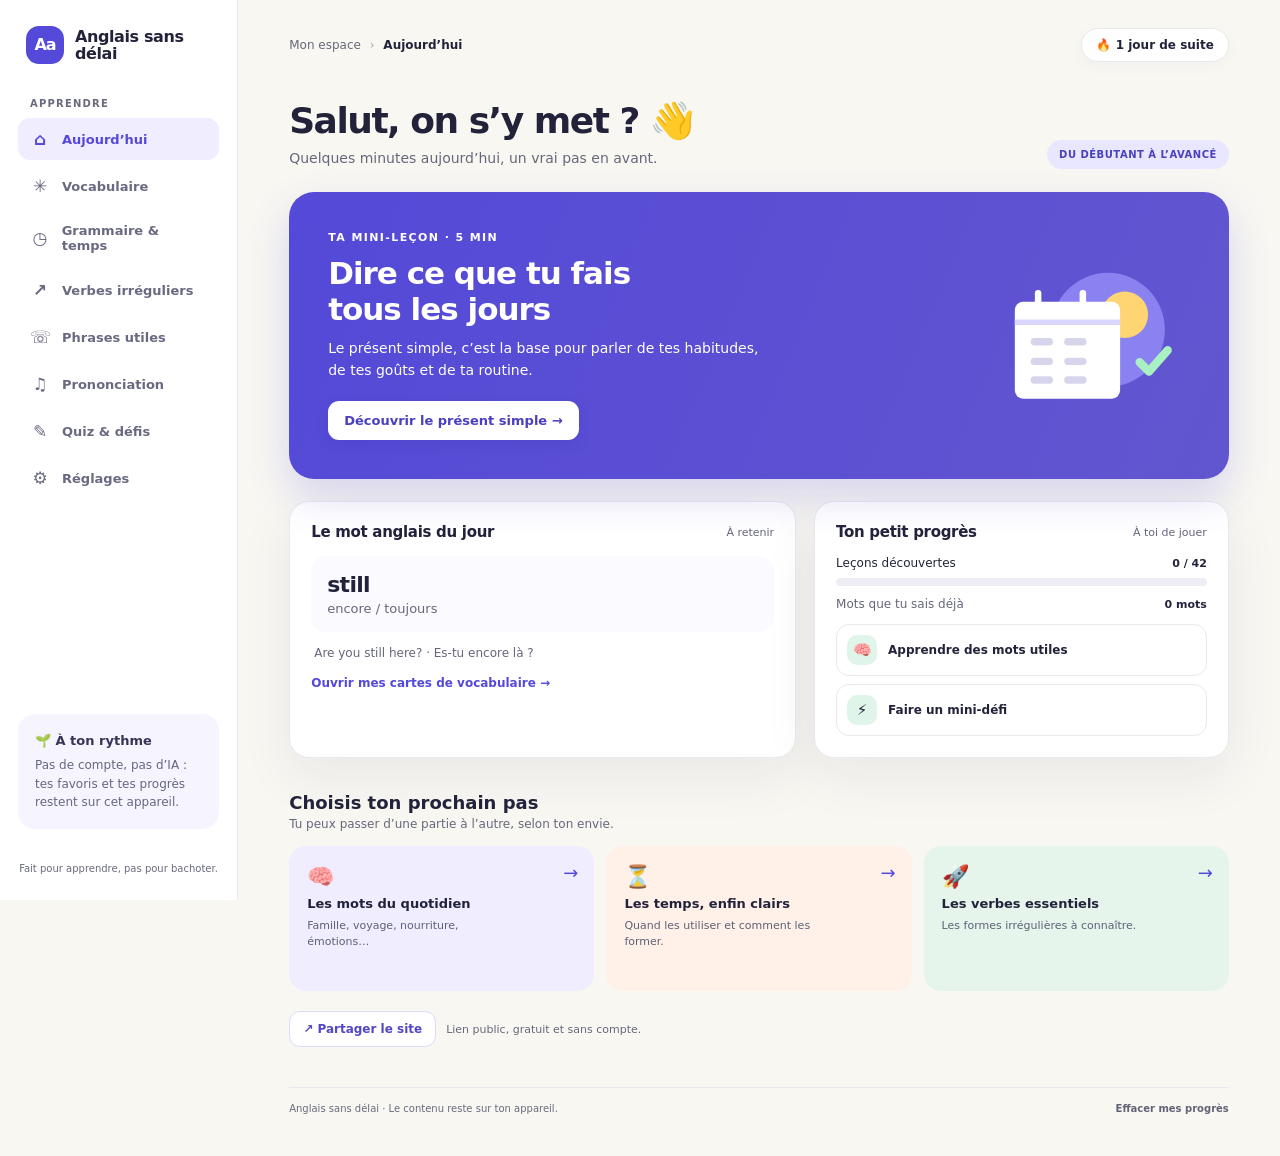
<file: index.html>
<!doctype html>
<html lang="fr">
<head>
  <meta charset="utf-8">
  <meta name="viewport" content="width=device-width,initial-scale=1">
  <meta id="themeColor" name="theme-color" content="#f8f7f2">
  <meta name="description" content="Un cours interactif d’anglais du débutant à l’avancé : vocabulaire, 12 formes de temps, conjugaison des verbes, phrases utiles, prononciation et quiz, sans compte ni IA." />
  <meta property="og:title" content="Anglais sans délai — le cours interactif complet" />
  <meta property="og:description" content="Vocabulaire, grammaire, conjugaison dans les 12 formes, phrases et prononciation. Gratuit, sans compte, utilisable à son rythme." />
  <meta property="og:type" content="website" />
  <title>Anglais sans délai — apprendre vite, retenir longtemps</title>
  <link rel="icon" type="image/svg+xml" href="data:image/svg+xml,%3Csvg xmlns='http://www.w3.org/2000/svg' viewBox='0 0 64 64'%3E%3Crect width='64' height='64' rx='18' fill='%235449d8'/%3E%3Cpath d='M15 22h34M15 32h25M15 42h30' stroke='%23fff' stroke-width='5' stroke-linecap='round'/%3E%3C/svg%3E">
  <link rel="stylesheet" href="style.css">
  <script defer src="app.js"></script>
  <script defer src="advanced.js"></script>
</head>
<body>
<div class="app">
  <aside class="side">
    <a class="brand" href="#home" aria-label="Anglais sans délai, accueil"><span class="brand-icon">Aa</span><span>Anglais sans<br>délai</span></a>
    <div><div class="nav-label">APPRENDRE</div><nav class="nav" aria-label="Sections du cours" id="sideNav">
      <button class="active" data-view="home"><span class="ico">⌂</span>Aujourd’hui</button>
      <button data-view="words"><span class="ico">✳</span>Vocabulaire</button>
      <button data-view="grammar"><span class="ico">◷</span>Grammaire & temps</button>
      <button data-view="verbs"><span class="ico">↗</span>Verbes irréguliers</button>
      <button data-view="speak"><span class="ico">☏</span>Phrases utiles</button>
      <button data-view="sounds"><span class="ico">♫</span>Prononciation</button>
      <button data-view="quiz"><span class="ico">✎</span>Quiz & défis</button>
      <button data-view="settings"><span class="ico">⚙</span>Réglages</button>
    </nav></div>
    <div class="side-note"><strong>🌱 À ton rythme</strong>Pas de compte, pas d’IA : tes favoris et tes progrès restent sur cet appareil.</div>
    <div class="side-foot">Fait pour apprendre, pas pour bachoter.</div>
  </aside>
  <main class="main">
    <div class="top"><div class="crumb">Mon espace <span>›</span> <b id="crumb">Aujourd’hui</b></div><div class="streak"><span>🔥</span><b id="streak">1 jour de suite</b></div></div>
    <section class="view active" id="view-home" aria-labelledby="homeTitle">
      <span id="home" class="home-anchor" aria-hidden="true"></span>
      <div class="greet"><div><h1 id="homeTitle">Salut, on s’y met ? 👋</h1><p>Quelques minutes aujourd’hui, un vrai pas en avant.</p></div><div class="level">DU DÉBUTANT À L’AVANCÉ</div></div>
      <article class="hero"><div class="hero-copy"><div class="eyebrow">TA MINI-LEÇON · 5 MIN</div><h2>Dire ce que tu fais<br>tous les jours</h2><p>Le présent simple, c’est la base pour parler de tes habitudes, de tes goûts et de ta routine.</p><button class="primary" data-go="grammar">Découvrir le présent simple <span>→</span></button></div>
        <svg class="art" viewBox="0 0 220 170" role="img" aria-label="Illustration d’un calendrier et d’un soleil"><circle cx="132" cy="78" r="61" fill="#8b82f2"/><circle cx="150" cy="62" r="25" fill="#ffd574"/><path d="M41 48h95a9 9 0 0 1 9 9v86a9 9 0 0 1-9 9H41a9 9 0 0 1-9-9V57a9 9 0 0 1 9-9Z" fill="#fff"/><path d="M32 70h113" stroke="#d9d7fc" stroke-width="6"/><path d="M57 39v18m48-18v18" stroke="#fff" stroke-width="7" stroke-linecap="round"/><path d="M53 91h16m20 0h16m-52 21h16m20 0h16m-52 20h16m20 0h16" stroke="#d7d5eb" stroke-width="8" stroke-linecap="round"/><path d="m166 113 10 10 20-23" fill="none" stroke="#a9f0c2" stroke-width="9" stroke-linecap="round" stroke-linejoin="round"/></svg>
      </article>
      <div class="home-grid">
        <section class="panel"><div class="panel-title"><h3>Le mot anglais du jour</h3><span class="tiny" id="wordOfDayCount">À retenir</span></div><div class="word"><div><div class="word-en" id="wordOfDay">actually</div><div class="word-fr" id="wordOfDayFr">en fait · à vrai dire</div></div></div><p class="example" id="wordOfDayExample">“I thought it was hard. <em>Actually</em>, it’s quite easy!”<br>Je pensais que c’était difficile. En fait, c’est assez facile !</p><button class="text-link" data-go="words">Ouvrir mes cartes de vocabulaire →</button></section>
        <section class="panel"><div class="panel-title"><h3>Ton petit progrès</h3><span class="tiny" id="progressMood">À toi de jouer</span></div><div class="progress-row"><span>Leçons découvertes</span><b id="progressText">0 / 42</b></div><div class="bar"><i id="progressBar"></i></div><div class="progress-row secondary-row"><span>Mots que tu sais déjà</span><b id="knownText">0</b></div><div class="quick"><button data-go="words"><span class="qico">🧠</span>Apprendre des mots utiles</button><button data-go="quiz"><span class="qico">⚡</span>Faire un mini-défi</button></div></section>
      </div>
      <section class="section-block"><div class="section-heading"><div><h2>Choisis ton prochain pas</h2><p>Tu peux passer d’une partie à l’autre, selon ton envie.</p></div></div><div class="path-grid">
        <button class="path-card lavender" data-go="words"><span class="path-emoji">🧠</span><strong>Les mots du quotidien</strong><small>Famille, voyage, nourriture, émotions…</small><span class="card-arrow">→</span></button>
        <button class="path-card peach" data-go="grammar"><span class="path-emoji">⏳</span><strong>Les temps, enfin clairs</strong><small>Quand les utiliser et comment les former.</small><span class="card-arrow">→</span></button>
        <button class="path-card mint" data-go="verbs"><span class="path-emoji">🚀</span><strong>Les verbes essentiels</strong><small>Les formes irrégulières à connaître.</small><span class="card-arrow">→</span></button>
      </div></section>
      <div class="home-share"><button id="shareSite" type="button">↗ Partager le site</button><small>Lien public, gratuit et sans compte.</small></div>
    </section>
    <section class="view" id="view-words" aria-labelledby="wordsTitle"><div class="greet"><div><div class="eyebrow dark-eyebrow">BANQUE DE MOTS</div><h1 id="wordsTitle">Du vocabulaire qui sert 🧠</h1><p>Lis l’anglais, essaie de deviner, puis retourne la carte.</p></div><div class="level" id="wordsKnownBadge">0 mots retenus</div></div><div class="panel word-work"><div class="toolbar"><label class="search"><span>⌕</span><input id="wordSearch" type="search" placeholder="Chercher un mot ou sa traduction…" aria-label="Chercher un mot"></label><label class="select-wrap"><span class="sr-only">Catégorie</span><select id="wordTopic"></select></label></div><div class="word-layout"><div class="flashcard" id="flashcard" aria-live="polite"></div><div class="word-list-wrap"><div class="list-heading"><strong>Dans cette catégorie</strong><span class="tiny" id="wordListCount"></span></div><div class="word-list" id="wordList"></div></div></div></div><p class="hint-line">💡 Astuce : invente une mini-scène avec le mot. Un contexte amusant aide souvent à mieux le retrouver.</p></section>
    <section class="view" id="view-grammar" aria-labelledby="grammarTitle"><div class="greet"><div><div class="eyebrow dark-eyebrow">LES REPÈRES POUR FAIRE DES PHRASES</div><h1 id="grammarTitle">La grammaire sans brouillard ◷</h1><p>Les douze formes de référence, puis les autres règles pour construire des phrases.</p></div></div><div class="tense-roadmap"><div class="roadmap-heading"><div><h2>Les 12 formes à maîtriser</h2><p>Choisis une carte pour voir sa construction, ses usages et des exemples.</p></div><span>PRÉSENT · PASSÉ · FUTUR</span></div><div class="tense-grid" id="tenseGrid"></div></div><div class="topic-pills" id="grammarTopics"></div><div class="grammar-layout"><div class="lesson-list" id="grammarList"></div><article class="panel lesson-detail" id="grammarDetail"></article></div><div class="source-note">Point de précision : les « 12 temps » sont un classement pédagogique de trois repères temporels et quatre aspects. En grammaire, certaines références distinguent le présent et le passé comme temps grammaticaux; les formes en will sont construites avec un auxiliaire. Les formes du futur dépendent du sens. Sources : <a href="https://learnenglish.britishcouncil.org/free-resources/grammar/english-grammar-reference/present-tense" target="_blank" rel="noreferrer">présent</a> · <a href="https://learnenglish.britishcouncil.org/free-resources/grammar/english-grammar-reference/past-tense" target="_blank" rel="noreferrer">passé</a> · <a href="https://learnenglish.britishcouncil.org/free-resources/grammar/english-grammar-reference/talking-about-future" target="_blank" rel="noreferrer">futur</a> · <a href="https://learnenglish.britishcouncil.org/free-resources/grammar/english-grammar-reference/present-perfect" target="_blank" rel="noreferrer">present perfect</a> · <a href="https://learnenglish.britishcouncil.org/free-resources/grammar/b1-b2/future-continuous-future-perfect" target="_blank" rel="noreferrer">future continuous / perfect</a> · <a href="https://dictionary.cambridge.org/grammar/british-grammar/plurals" target="_blank" rel="noreferrer">doublement des consonnes</a> ↗</div></section>
    <section class="view" id="view-verbs" aria-labelledby="verbsTitle"><div class="greet"><div><div class="eyebrow dark-eyebrow">FORMES · SENS · CONJUGAISON</div><h1 id="verbsTitle">Les verbes, sous toutes leurs formes ↗</h1><p>Retrouve les verbes irréguliers et conjugue un verbe dans les douze formes.</p></div></div><form class="verb-lab panel" id="conjugatorForm"><div class="lab-heading"><div><div class="eyebrow dark-eyebrow">CONJUGATEUR INTERACTIF</div><h2>Un verbe, tous les temps</h2><p>Essaie <em>work</em>, <em>go</em> ou <em>be</em>. Pour personnaliser un verbe, saisis ensemble son prétérit et son participe passé.</p></div><span class="lab-badge">12 FORMES · 6 PERSONNES</span></div><div class="conjugator-fields"><label>Verbe à la base<input id="conjugatorBase" value="go" placeholder="ex. to learn" autocomplete="off" required></label><label>Prétérit si irrégulier <small>(facultatif)</small><input id="conjugatorPast" placeholder="ex. went" autocomplete="off"></label><label>Participe passé si irrégulier <small>(facultatif)</small><input id="conjugatorPart" placeholder="ex. gone" autocomplete="off"></label><label>Forme à afficher<select id="conjugatorTense"></select></label></div><div class="conjugator-actions"><button class="start-quiz" type="submit">Conjuguer →</button><span class="tiny" id="conjugatorStatus" role="status" aria-live="polite"></span></div><div class="conjugator-results" id="conjugatorResults" aria-live="polite"></div><p class="lab-note">Les verbes réguliers suivent les règles en -ed et -ing. Le tableau fournit les formes irrégulières connues; si tu les personnalises ou si le verbe manque, saisis toujours le prétérit et le participe passé ensemble.</p></form><div class="panel"><div class="toolbar"><label class="search"><span>⌕</span><input id="verbSearch" type="search" placeholder="Chercher un verbe ou son sens…" aria-label="Chercher un verbe"></label><label class="select-wrap"><span class="sr-only">Famille</span><select id="verbGroup"></select></label></div><div class="table-wrap"><table><thead><tr><th>Base</th><th>Past simple</th><th>Past participle</th><th>Sens</th><th></th></tr></thead><tbody id="verbRows"></tbody></table></div><div class="table-foot" id="verbCount"></div><div class="source-note">Les verbes irréguliers les plus fréquents et les variantes sont à vérifier selon le sens et la variété d’anglais. <a href="https://learnenglish.britishcouncil.org/free-resources/grammar/english-grammar-reference/irregular-verbs" target="_blank" rel="noreferrer">Référence du British Council ↗</a></div></div><div class="tip-card"><span>🧩</span><div><b>Une idée pour les retenir</b><p>Regroupe les formes qui se ressemblent : <em>sing–sang–sung</em>, <em>drink–drank–drunk</em>, <em>begin–began–begun</em>. Le rythme aide la mémoire.</p></div></div></section>
    <section class="view" id="view-speak" aria-labelledby="speakTitle"><div class="greet"><div><div class="eyebrow dark-eyebrow">DES MOTS POUR LA VRAIE VIE</div><h1 id="speakTitle">Trouver ses mots, situation par situation ☏</h1><p>Des expressions naturelles, avec leur traduction et une façon de les prononcer.</p></div></div><div class="toolbar"><label class="search"><span>⌕</span><input id="phraseSearch" type="search" placeholder="Chercher une phrase…" aria-label="Chercher une phrase"></label><label class="select-wrap"><span class="sr-only">Situation</span><select id="phraseTopic"></select></label><button id="showSavedPhrases" class="favorite-filter" type="button" aria-pressed="false">♡ Mes favoris · 0</button></div><div class="phrase-grid" id="phraseGrid"></div></section>
    <section class="view" id="view-sounds" aria-labelledby="soundsTitle"><div class="greet"><div><div class="eyebrow dark-eyebrow">OBSERVER · ARTICULER · S’ENTRAÎNER</div><h1 id="soundsTitle">Rendre les sons moins intimidants ♫</h1><p>Des repères écrits pour comprendre les sons anglais et t’entraîner à les prononcer. Les accents varient : ces exemples sont des points de départ.</p></div></div><div class="sound-grid" id="soundGrid"></div><div class="panel sound-exercise"><div><div class="eyebrow dark-eyebrow">PETIT EXERCICE</div><h2>Répéter pour entraîner la bouche</h2><p>1. Lis la phrase lentement. 2. Répète-la à voix haute. 3. Recommence en suivant le rythme des mots. 4. Cache l’exemple et redis-le sans regarder.</p><p><b>Phrase modèle :</b> <em>Could you say that again, please?</em><br><span>Peux-tu répéter, s’il te plaît ?</span></p></div><div class="sound-illustration" aria-hidden="true">“<span>th</span>”<i>♪</i></div></div></section>
    <section class="view" id="view-quiz" aria-labelledby="quizTitle"><div class="greet"><div><div class="eyebrow dark-eyebrow">SANS NOTE · JUSTE POUR FIXER LES IDÉES</div><h1 id="quizTitle">Un mini-défi ? ⚡</h1><p>Choisis un mélange ou concentre-toi sur le vocabulaire, les verbes ou la grammaire. La correction t’explique pourquoi.</p></div><div class="level" id="bestScore">Record du mode : —</div></div><div class="toolbar quiz-toolbar"><label class="select-wrap"><span class="sr-only">Type de défi</span><select id="quizType"><option value="all">Mélange de tout</option><option value="vocabulary">Vocabulaire seulement</option><option value="verbs">Verbes irréguliers seulement</option><option value="grammar">Grammaire seulement</option></select></label><span class="tiny">Le choix s’applique au prochain défi.</span></div><div class="quiz-shell panel" id="quizBox"></div><div class="quiz-note">Chaque essai est fabriqué à partir des leçons incluses dans cette page. Aucun compte ni service d’IA n’est utilisé.</div></section>
    <section class="view" id="view-settings" aria-labelledby="settingsTitle">
      <div class="greet"><div><div class="eyebrow dark-eyebrow">TON ESPACE · TES CHOIX</div><h1 id="settingsTitle">Réglages ⚙</h1><p>Choisis ton apparence et tes jours, puis garde tes progrès avec toi.</p></div></div>
      <div class="settings-grid">
        <section class="panel setting-panel"><div class="setting-heading"><span class="setting-icon">🎨</span><div><h2>Apparence</h2><p>Choisis une ambiance pour le site.</p></div></div>
          <label class="setting-row" for="themeSelect"><span>Thème de couleurs</span><select id="themeSelect" class="setting-select"><option value="clair">Clair — violet</option><option value="lavande">Lavande</option><option value="ocean">Océan</option><option value="nuit">Nuit</option></select></label>
          <label class="setting-toggle"><span><b>Réduire les animations</b><small>Pour une navigation plus calme.</small></span><input id="reduceMotion" type="checkbox"></label>
        </section>
        <section class="panel setting-panel"><div class="setting-heading"><span class="setting-icon">📅</span><div><h2>Mes jours d’anglais</h2><p>Un repère personnel, modifiable quand tu veux.</p></div></div>
          <div class="day-picker" id="studyDays">
            <label><input type="checkbox" name="study-day" value="1"><span>Lun</span></label><label><input type="checkbox" name="study-day" value="2"><span>Mar</span></label><label><input type="checkbox" name="study-day" value="3"><span>Mer</span></label><label><input type="checkbox" name="study-day" value="4"><span>Jeu</span></label><label><input type="checkbox" name="study-day" value="5"><span>Ven</span></label><label><input type="checkbox" name="study-day" value="6"><span>Sam</span></label><label><input type="checkbox" name="study-day" value="0"><span>Dim</span></label>
          </div><p class="setting-summary" id="studyDaySummary" role="status" aria-live="polite"></p><p class="setting-note">Aucune notification n’est envoyée. Ces jours sont seulement un repère affiché ici.</p>
        </section>
        <section class="panel setting-panel"><div class="setting-heading"><span class="setting-icon">💾</span><div><h2>Garder une copie</h2><p>Télécharge tes progrès, puis restaure-les ici ou sur un autre appareil.</p></div></div><div class="backup-actions"><button class="soft-button" id="exportProgress" type="button">Télécharger mes progrès ↓</button><button class="soft-button" id="importProgress" type="button">Restaurer une sauvegarde ↑</button><input id="importProgressFile" type="file" accept=".json,application/json" hidden aria-label="Choisir une sauvegarde JSON"><p class="setting-note">La restauration remplacera les progrès et réglages présents sur cet appareil.</p></div></section>
        <section class="panel setting-panel"><div class="setting-heading"><span class="setting-icon">↺</span><div><h2>Repartir des réglages de départ</h2><p>Les progrès appris ne seront pas effacés.</p></div></div><button class="soft-button" id="resetSettings" type="button">Réinitialiser mes réglages</button></section>
      </div>
    </section>
    <footer class="footer"><span>Anglais sans délai · Le contenu reste sur ton appareil.</span><button class="text-link" id="resetProgress">Effacer mes progrès</button></footer>
  </main>
  <nav class="mobile-nav" aria-label="Navigation mobile"><button class="active" data-view="home"><span>⌂</span>Accueil</button><button data-view="words"><span>✳</span>Mots</button><button data-view="grammar"><span>◷</span>Temps</button><button data-view="verbs"><span>↗</span>Verbes</button><button data-view="speak"><span>☏</span>Phrases</button><button data-view="sounds"><span>♫</span>Sons</button><button data-view="quiz"><span>✎</span>Quiz</button><button data-view="settings"><span>⚙</span>Réglages</button></nav>
</div><div class="toast" id="toast" role="status" aria-live="polite"></div>
</body>
</html>
</file>
<file: style.css>
:root{--ink:#22233a;--muted:#77788d;--paper:#f8f7f2;--white:#fff;--violet:#5449d8;--violet-pale:#efedff;--mint:#dff5e9;--coral:#ff876c;--line:#e9e8ee;--shadow:0 18px 55px #24204b12;font-family:Inter,ui-sans-serif,system-ui,-apple-system,BlinkMacSystemFont,"Segoe UI",sans-serif;color:var(--ink);background:var(--paper)}
*{box-sizing:border-box}body{margin:0}button,input,select{font:inherit;color:inherit}button{cursor:pointer}button:focus-visible,a:focus-visible,input:focus-visible,select:focus-visible{outline:3px solid #ffad6c;outline-offset:2px}a{color:var(--violet)}.sr-only{position:absolute;width:1px;height:1px;padding:0;margin:-1px;overflow:hidden;clip:rect(0,0,0,0);white-space:nowrap;border:0}
.app{display:grid;grid-template-columns:238px 1fr;min-height:100vh}.side{position:sticky;top:0;height:100vh;background:#fff;border-right:1px solid var(--line);padding:26px 18px;display:flex;flex-direction:column;gap:34px}.brand{display:flex;align-items:center;gap:11px;padding:0 8px;color:var(--ink);text-decoration:none;font-weight:800;font-size:16px;letter-spacing:-.4px;line-height:1.08}.brand-icon{width:38px;height:38px;border-radius:13px;background:var(--violet);color:#fff;display:grid;place-items:center;font-size:16px;letter-spacing:-1px}.nav-label{font-size:10px;letter-spacing:1.2px;font-weight:800;color:#a0a0b2;padding:0 12px;margin-bottom:9px}.nav{display:grid;gap:5px}.nav button{border:0;background:transparent;text-align:left;color:#696a82;padding:11px 12px;border-radius:12px;display:flex;align-items:center;gap:12px;font-size:13px;font-weight:650}.nav button:hover,.nav button.active{background:var(--violet-pale);color:var(--violet)}.nav .ico{font-size:17px;width:20px;text-align:center}.side-note{margin-top:auto;border-radius:17px;background:#f6f5ff;padding:17px;font-size:12px;line-height:1.55;color:#666681}.side-note strong{display:block;color:#373456;font-size:13px;margin:0 0 5px}.side-foot{font-size:10px;color:#aaa9b8;text-align:center}
.main{max-width:1270px;width:100%;margin:auto;padding:28px clamp(20px,4vw,58px) 42px}.top{display:flex;justify-content:space-between;align-items:center;margin-bottom:34px}.crumb{font-size:12px;color:var(--muted)}.crumb span{padding:0 5px;color:#aaa}.crumb b{color:var(--ink)}.streak{background:white;border:1px solid var(--line);border-radius:999px;padding:9px 14px;font-size:12px;font-weight:700;box-shadow:0 4px 16px #20194d08}.streak span{margin-right:5px}.greet{display:flex;justify-content:space-between;align-items:end;gap:24px;margin-bottom:23px}.greet h1{font-size:clamp(25px,4vw,36px);letter-spacing:-1.5px;margin:5px 0 7px;line-height:1.12}.greet p{color:var(--muted);margin:0;font-size:14px;line-height:1.5}.eyebrow{font-size:11px;text-transform:uppercase;letter-spacing:1.4px;font-weight:800;opacity:.82}.dark-eyebrow{color:var(--violet);opacity:1}.level{font-size:10px;letter-spacing:.5px;color:#4941bd;background:#e9e7ff;padding:9px 12px;border-radius:999px;font-weight:800;white-space:nowrap}
.hero{background:linear-gradient(112deg,#5449d8,#7468ec);border-radius:25px;color:#fff;padding:clamp(22px,4vw,39px);position:relative;overflow:hidden;display:flex;justify-content:space-between;align-items:center;min-height:237px;box-shadow:0 18px 42px #5449d833}.hero-copy{max-width:510px;position:relative;z-index:1}.hero h2{font-size:clamp(23px,3.4vw,31px);letter-spacing:-1px;line-height:1.15;margin:12px 0 9px}.hero p{font-size:14px;line-height:1.6;margin:0 0 20px;color:#e8e6ff;max-width:440px}.primary{border:0;border-radius:11px;background:#fff;color:#493fc0;font-weight:800;font-size:13px;padding:12px 16px;box-shadow:0 5px 13px #30289b22}.primary:hover,.soft-button:hover{transform:translateY(-1px)}.art{width:205px;max-width:36%;height:auto;flex:none}.home-grid{display:grid;grid-template-columns:minmax(0,1.1fr) minmax(260px,.9fr);gap:18px;margin-top:22px}.panel{background:#fff;border:1px solid var(--line);border-radius:20px;padding:21px;box-shadow:var(--shadow)}.panel-title{display:flex;justify-content:space-between;align-items:center;margin-bottom:15px}.panel-title h3{font-size:15px;margin:0;letter-spacing:-.3px}.tiny{font-size:11px;color:var(--muted)}.word{display:flex;align-items:center;justify-content:space-between;background:#fbfaff;border-radius:15px;padding:16px}.word-en{font-size:22px;font-weight:850;letter-spacing:-.7px}.word-fr{font-size:13px;color:var(--muted);margin-top:4px}.say{width:37px;height:37px;border:0;border-radius:50%;background:var(--violet-pale);color:var(--violet);font-size:16px}.example{font-size:12px;color:#77778d;margin:12px 3px 0;line-height:1.55}.example em{color:#4341a7}.text-link{border:0;background:none;color:var(--violet);font-size:12px;font-weight:750;padding:0;margin-top:13px}.text-link:hover{text-decoration:underline}.progress-row{display:flex;justify-content:space-between;align-items:center;font-size:12px;margin:15px 0 8px}.progress-row b{font-size:11px}.secondary-row{color:var(--muted);margin-top:11px}.secondary-row b{color:var(--ink)}.bar{height:8px;background:#eeedf5;border-radius:99px;overflow:hidden}.bar i{display:block;width:0;height:100%;background:var(--coral);border-radius:99px;transition:width .2s}.quick{display:grid;gap:8px;margin-top:13px}.quick button{border:1px solid var(--line);border-radius:13px;background:#fff;text-align:left;padding:10px;display:flex;align-items:center;gap:11px;font-size:12px;font-weight:700}.quick button:hover{border-color:#c5c0ff;background:#fcfbff}.qico{width:30px;height:30px;border-radius:10px;display:grid;place-items:center;background:var(--mint);font-size:15px}.section-block{margin-top:34px}.section-heading h2{font-size:18px;margin:0 0 4px}.section-heading p{font-size:12px;color:var(--muted);margin:0 0 15px}.path-grid{display:grid;grid-template-columns:repeat(3,1fr);gap:12px}.path-card{position:relative;min-height:145px;text-align:left;border:1px solid transparent;border-radius:17px;padding:17px;display:flex;flex-direction:column;align-items:flex-start;gap:7px;transition:transform .16s,border-color .16s}.path-card:hover{transform:translateY(-2px);border-color:#d7d4f5}.path-card strong{font-size:13px}.path-card small{font-size:11px;color:#72738b;line-height:1.45;max-width:210px}.lavender{background:#efedff}.peach{background:#fff0e8}.mint{background:#e5f5eb}.path-emoji{font-size:22px}.card-arrow{position:absolute;right:15px;top:15px;color:var(--violet);font-size:18px}
.view{display:none}.view.active{display:block;animation:rise .18s ease}@keyframes rise{from{opacity:.35;transform:translateY(4px)}to{opacity:1;transform:none}}.word-work{padding:20px}.toolbar{display:flex;gap:10px;justify-content:space-between;margin-bottom:17px}.search{height:42px;border:1px solid var(--line);border-radius:12px;background:#fff;display:flex;align-items:center;gap:8px;padding:0 12px;flex:1;max-width:500px;color:#9a9aae}.search span{font-size:23px;line-height:1}.search input{width:100%;border:0;outline:0!important;font-size:12px;background:transparent}.select-wrap select{appearance:none;border:1px solid var(--line);height:42px;border-radius:12px;background:#fff;padding:0 35px 0 13px;font-size:12px;min-width:175px;max-width:240px;background-image:linear-gradient(45deg,transparent 50%,#77788d 50%),linear-gradient(135deg,#77788d 50%,transparent 50%);background-position:calc(100% - 15px) 18px,calc(100% - 10px) 18px;background-size:5px 5px;background-repeat:no-repeat}.word-layout{display:grid;grid-template-columns:minmax(0,1.2fr) minmax(220px,.8fr);gap:18px}.flashcard{min-height:315px;border-radius:18px;background:linear-gradient(140deg,#f1efff,#fcfbff);border:1px solid #e6e3ff;padding:24px;display:flex;flex-direction:column;align-items:center;justify-content:center;text-align:center;position:relative}.flash-meta{position:absolute;top:16px;left:17px;right:17px;display:flex;justify-content:space-between;font-size:10px;color:#85849c}.flash-en{font-size:clamp(28px,4vw,42px);font-weight:850;letter-spacing:-1.5px;margin:12px 0 8px}.flash-ipa{font-size:14px;color:#8b89a3}.flash-fr{font-size:20px;font-weight:750;color:#393552;margin-top:16px}.flash-example{font-size:13px;line-height:1.6;color:#66657d;max-width:420px;margin:15px auto 0}.flash-example b{color:#4941bd}.flash-actions{display:flex;gap:8px;margin-top:20px;flex-wrap:wrap;justify-content:center}.soft-button,.remember-button,.forget-button{border:1px solid #dedafc;border-radius:11px;background:#fff;color:#5146c5;font-size:12px;font-weight:750;padding:10px 13px}.remember-button{background:var(--violet);border-color:var(--violet);color:#fff}.forget-button{color:#68677e;border-color:var(--line)}.word-list-wrap{border:1px solid var(--line);border-radius:16px;padding:14px;min-height:270px}.list-heading{display:flex;justify-content:space-between;align-items:center;font-size:12px;margin:1px 1px 10px}.word-list{display:grid;gap:3px;max-height:330px;overflow:auto}.word-list button{border:0;background:#fff;text-align:left;padding:9px;border-radius:9px;display:flex;justify-content:space-between;gap:8px;font-size:11px;color:#686980}.word-list button:hover,.word-list button.selected{background:#f2f0ff;color:#453eb8}.word-list button .known-dot{color:#21a36c}.hint-line{font-size:12px;color:#74748a;margin:13px 4px}.empty-state{padding:25px;text-align:center;color:var(--muted);font-size:13px}.topic-pills{display:flex;gap:7px;overflow:auto;padding:2px 1px 14px;margin-bottom:1px}.topic-pills button{white-space:nowrap;border:1px solid var(--line);border-radius:99px;padding:8px 12px;background:#fff;color:#707087;font-size:11px;font-weight:700}.topic-pills button.active,.topic-pills button:hover{background:var(--violet-pale);color:var(--violet);border-color:#dfddff}.grammar-layout{display:grid;grid-template-columns:minmax(190px,.68fr) minmax(0,1.32fr);gap:15px}.lesson-list{display:grid;align-content:start;gap:7px}.lesson-list button{border:1px solid var(--line);background:#fff;border-radius:12px;text-align:left;padding:12px;font-size:12px;font-weight:700;line-height:1.35}.lesson-list button span{display:block;color:#9998aa;font-size:9px;font-weight:700;letter-spacing:.5px;text-transform:uppercase;margin-bottom:5px}.lesson-list button.active,.lesson-list button:hover{border-color:#c9c4ff;background:#f5f4ff;color:#413ab0}.lesson-detail{min-height:390px}.lesson-detail h2{font-size:23px;letter-spacing:-.7px;margin:8px 0}.lesson-detail .lesson-lead{color:#696980;font-size:13px;line-height:1.55;margin:0 0 17px}.formula{background:#f1efff;border-radius:12px;padding:12px 15px;font-size:13px;margin:13px 0}.formula b{display:block;font-size:9px;letter-spacing:.8px;text-transform:uppercase;color:#7570b6;margin-bottom:5px}.lesson-detail h3{font-size:12px;margin:16px 0 7px}.use-list{padding-left:18px;font-size:12px;color:#55566e;line-height:1.7;margin:6px 0}.example-line{padding:10px 12px;border-left:3px solid #ffad72;background:#fff8f2;border-radius:0 10px 10px 0;margin:7px 0;font-size:12px;line-height:1.55}.example-line b{color:#453cac}.memory-tip{margin-top:13px;border-radius:12px;background:#eaf6ef;padding:12px;font-size:11px;line-height:1.5;color:#4e685b}.memory-tip strong{color:#24533b}.source-note{font-size:11px;line-height:1.6;color:#79798c;background:#f0efe9;border-radius:12px;padding:12px 14px;margin-top:14px}.source-note a{font-weight:700;text-decoration:none}.source-note a:hover{text-decoration:underline}
.table-wrap{overflow:auto;border:1px solid var(--line);border-radius:13px}table{border-collapse:collapse;width:100%;min-width:590px;font-size:12px}th{text-align:left;font-size:10px;letter-spacing:.4px;text-transform:uppercase;color:#9392a4;background:#fbfaff}th,td{padding:11px 13px;border-bottom:1px solid #efedf3}tbody tr:last-child td{border-bottom:0}tbody tr:hover{background:#fbfaff}td:first-child{font-weight:800;color:#393457}td:nth-child(2),td:nth-child(3){font-weight:650}.verb-say{border:0;background:transparent;color:var(--violet);padding:3px;font-size:14px}.verb-known{border:0;border-radius:8px;background:#f1efff;color:#5449d8;padding:5px 8px;font-size:10px;font-weight:800}.verb-known.done{background:#e6f5ec;color:#228455}.table-foot{font-size:11px;color:var(--muted);padding:11px 2px 1px}.tip-card{display:flex;gap:12px;align-items:flex-start;border-radius:14px;background:#fff1e9;padding:15px;margin-top:14px;font-size:12px;line-height:1.5}.tip-card>span{font-size:22px}.tip-card p{margin:4px 0 0;color:#777389}.tip-card em{font-weight:800;color:#5144b5}.phrase-grid{display:grid;grid-template-columns:repeat(2,minmax(0,1fr));gap:11px}.phrase-card{position:relative;background:#fff;border:1px solid var(--line);border-radius:15px;padding:17px;box-shadow:0 7px 25px #211b4909}.phrase-card h3{font-size:16px;margin:0 30px 5px;letter-spacing:-.3px}.phrase-card p{font-size:12px;color:#77778c;margin:0 30px 11px}.phrase-card .context{font-size:10px;color:#88889b;line-height:1.5;background:#faf9fd;border-radius:9px;padding:9px}.phrase-tools{position:absolute;right:12px;top:12px;display:flex;gap:5px}.phrase-tools button{border:0;background:#f4f2ff;color:#5449d8;border-radius:8px;width:29px;height:29px}.phrase-tools button.saved{background:#ffe8e3;color:#dc654b}.phrase-phonetic{font-size:10px;color:#8d8ba1;margin:3px 30px 9px}.sound-grid{display:grid;grid-template-columns:repeat(3,minmax(0,1fr));gap:12px}.sound-card{background:#fff;border:1px solid var(--line);border-radius:16px;padding:17px;box-shadow:0 10px 30px #201a4908}.sound-top{display:flex;align-items:center;gap:11px;margin-bottom:10px}.sound-symbol{display:grid;place-items:center;min-width:47px;height:47px;border-radius:15px;background:#efedff;color:#5047c4;font-size:19px;font-weight:850}.sound-card h3{font-size:13px;margin:0}.sound-card p{font-size:11px;color:#707187;line-height:1.55;margin:7px 0}.sound-examples{font-size:11px;line-height:1.8;background:#faf9fd;border-radius:9px;padding:7px 9px}.sound-exercise{display:flex;justify-content:space-between;align-items:center;gap:25px;margin-top:15px;background:#fff8ee}.sound-exercise h2{font-size:18px;margin:8px 0}.sound-exercise p{font-size:12px;color:#6e6d80;line-height:1.6;max-width:650px}.sound-illustration{font-size:65px;font-weight:900;color:#d1cdf8;position:relative;white-space:nowrap}.sound-illustration span{color:var(--violet)}.sound-illustration i{font-style:normal;position:absolute;font-size:24px;color:#ff987b;right:-5px;top:-8px}.quiz-shell{max-width:760px;margin:0 auto;padding:clamp(20px,4vw,38px);min-height:350px}.quiz-start,.quiz-finish{text-align:center;padding:22px}.quiz-big{font-size:53px}.quiz-start h2,.quiz-finish h2{font-size:23px;letter-spacing:-.6px;margin:8px 0}.quiz-start p,.quiz-finish p{font-size:13px;color:var(--muted);line-height:1.6;max-width:470px;margin:0 auto 20px}.quiz-progress{display:flex;justify-content:space-between;color:#858499;font-size:11px;margin-bottom:11px}.quiz-bar{height:7px;border-radius:99px;background:#eeedf5;overflow:hidden;margin-bottom:25px}.quiz-bar i{display:block;height:100%;background:#ff967e}.quiz-question{font-size:19px;line-height:1.45;letter-spacing:-.3px;margin:0 0 18px}.quiz-options{display:grid;gap:9px}.quiz-options button{border:1px solid var(--line);background:#fff;border-radius:12px;text-align:left;padding:13px 14px;font-size:13px}.quiz-options button:hover:not(:disabled){border-color:#bcb6ff;background:#faf9ff}.quiz-options button.correct{border-color:#82d3a4;background:#ebf8ef;color:#27623e}.quiz-options button.wrong{border-color:#ffb1a1;background:#fff2ef;color:#9b4334}.quiz-feedback{min-height:44px;margin-top:14px;padding:11px 13px;background:#f6f5fb;border-radius:11px;font-size:12px;line-height:1.5;color:#5d5c71}.quiz-feedback.good{background:#ecf7ef;color:#285b3d}.quiz-feedback.bad{background:#fff1ed;color:#814439}.quiz-next{display:flex;justify-content:flex-end;margin-top:12px}.quiz-next button,.start-quiz{border:0;background:var(--violet);color:#fff;border-radius:10px;padding:11px 16px;font-size:12px;font-weight:800}.quiz-next button:disabled{opacity:.35;cursor:default}.quiz-note{text-align:center;color:#9291a1;font-size:10px;margin:13px 0}.footer{display:flex;justify-content:space-between;align-items:center;margin-top:40px;padding-top:15px;border-top:1px solid var(--line);font-size:10px;color:#9695a5}.footer .text-link{font-size:10px;margin:0;color:#87869a}.toast{position:fixed;bottom:20px;left:50%;transform:translateX(-50%);background:#25243c;color:#fff;padding:11px 17px;border-radius:12px;font-size:13px;box-shadow:var(--shadow);opacity:0;pointer-events:none;transition:.2s;z-index:20}.toast.show{opacity:1}.mobile-nav{display:none}
.time-visual{display:flex;align-items:center;gap:8px;margin:12px 0 4px;font-size:9px;letter-spacing:.6px;font-weight:800;color:#908eaa}.time-visual i{height:2px;flex:1;background:linear-gradient(90deg,#d8d5f6,#9ad8b3);position:relative}.time-visual i::after{content:"";width:8px;height:8px;position:absolute;right:0;top:-3px;border-radius:50%;background:#78c995}.time-visual b{background:#e7f5eb;color:#34855a;padding:6px 8px;border-radius:99px;white-space:nowrap}
.tense-roadmap{margin:7px 0 17px}.roadmap-heading{display:flex;align-items:center;justify-content:space-between;gap:12px;margin:0 0 10px}.roadmap-heading h2{font-size:15px;margin:0 0 3px}.roadmap-heading p{font-size:11px;color:var(--muted);margin:0}.roadmap-heading>span{font-size:9px;letter-spacing:.6px;font-weight:800;color:#7774ac;white-space:nowrap}.tense-grid{display:grid;grid-template-columns:repeat(4,minmax(0,1fr));gap:8px}.tense-card{min-height:85px;text-align:left;border:1px solid var(--line);border-radius:13px;background:#fff;padding:11px 12px;display:flex;flex-direction:column;gap:4px;box-shadow:0 5px 18px #211b4908;transition:transform .15s,border-color .15s,background .15s}.tense-card:hover,.tense-card:focus-visible{transform:translateY(-1px);border-color:#c7c1ff;background:#fbfaff}.tense-card span{font-size:8px;letter-spacing:.5px;color:#8b89a2;font-weight:800}.tense-card strong{font-size:12px;line-height:1.2;color:#383450}.tense-card small{font-size:10px;color:#77768d}.verb-lab{margin-bottom:15px;background:linear-gradient(130deg,#fff,#fbfaff);padding:22px}.lab-heading{display:flex;justify-content:space-between;align-items:flex-start;gap:14px;margin-bottom:16px}.lab-heading h2{font-size:20px;letter-spacing:-.5px;margin:5px 0}.lab-heading p{font-size:12px;line-height:1.5;color:var(--muted);margin:0}.lab-badge{font-size:9px;letter-spacing:.4px;white-space:nowrap;border-radius:99px;background:#eeecff;color:#5349c8;padding:8px 10px;font-weight:850}.conjugator-fields{display:grid;grid-template-columns:1fr 1fr 1fr 1.25fr;gap:9px}.conjugator-fields label{display:grid;align-content:start;gap:5px;font-size:10px;font-weight:800;color:#65647a}.conjugator-fields small{font-size:9px;font-weight:500;color:#9290a2}.conjugator-fields input,.conjugator-fields select{width:100%;height:40px;border:1px solid var(--line);border-radius:10px;background:#fff;padding:0 10px;font-size:12px}.conjugator-actions{display:flex;align-items:center;gap:9px;flex-wrap:wrap;margin:12px 0}.conjugator-actions .start-quiz{cursor:pointer}.conjugator-actions .soft-button{cursor:pointer}.conjugator-results{margin-top:12px}.conjugator-title{display:flex;align-items:flex-end;justify-content:space-between;gap:10px;margin:12px 1px 9px}.conjugator-title span{font-size:9px;color:#77768c}.conjugator-title h3{font-size:14px;margin:3px 0 0}.conjugator-title .conjugator-kind{border-radius:99px;padding:6px 9px;background:#ecf7ef;color:#32734d;font-weight:750;white-space:nowrap}.conjugation-table{min-width:750px}.conjugation-table th{white-space:nowrap}.conjugation-table tbody th{font-size:11px;text-align:left;color:#514f69;background:#fff}.conjugation-table td{font-size:11px;white-space:nowrap}.lab-note{font-size:10px;line-height:1.5;color:#818095;margin:10px 1px 0}
@media(max-width:940px){.app{grid-template-columns:205px 1fr}.side{padding:23px 13px}.main{padding:25px 24px 40px}.home-grid{grid-template-columns:1fr}.sound-grid{grid-template-columns:repeat(2,minmax(0,1fr))}.word-layout{grid-template-columns:1fr}.word-list{grid-template-columns:repeat(2,minmax(0,1fr));max-height:220px}.word-list-wrap{min-height:auto}}
@media(max-width:940px){.tense-grid{grid-template-columns:repeat(3,minmax(0,1fr))}.conjugator-fields{grid-template-columns:repeat(2,minmax(0,1fr))}}
@media(max-width:700px){.app{grid-template-columns:1fr}.side{display:none}.main{padding:18px 16px calc(112px + env(safe-area-inset-bottom))}.top{margin-bottom:25px}.home-grid{grid-template-columns:1fr}.hero{min-height:220px;padding:22px}.art{max-width:30%;width:135px}.hero p{font-size:12px;max-width:330px}.greet{align-items:flex-start}.level{margin-top:7px;font-size:9px}.path-grid{grid-template-columns:1fr}.path-card{min-height:115px}.path-card small{max-width:90%}.grammar-layout{grid-template-columns:1fr}.lesson-list{display:flex;overflow:auto;padding-bottom:3px}.lesson-list button{min-width:140px}.lesson-detail{min-height:0}.phrase-grid{grid-template-columns:1fr}.sound-grid{grid-template-columns:1fr 1fr}.tense-grid{grid-template-columns:repeat(2,minmax(0,1fr));gap:7px}.tense-card{min-height:82px;padding:9px}.tense-card strong{font-size:11px}.roadmap-heading{align-items:flex-start}.roadmap-heading>span{font-size:8px;margin-top:2px}.mobile-nav{position:fixed;z-index:10;bottom:0;left:0;right:0;display:grid;grid-template-columns:repeat(4,minmax(0,1fr));justify-items:stretch;gap:2px;background:#ffffffed;border-top:1px solid var(--line);padding:6px 4px calc(6px + env(safe-area-inset-bottom));backdrop-filter:blur(14px)}.mobile-nav button{border:0;background:none;color:#72738b;font-size:9px;min-height:34px;display:grid;align-content:center;justify-items:center;gap:1px;padding:1px 0}.mobile-nav button.active{color:var(--violet);font-weight:800}.mobile-nav span{font-size:16px;line-height:17px}.footer{margin-top:27px}.side-note{display:none}}
@media(max-width:440px){.greet{display:block}.level{display:inline-block}.art{width:95px;position:absolute;right:6px;bottom:2px;opacity:.75}.hero{position:relative}.hero-copy{max-width:75%}.hero p{font-size:11px}.toolbar{flex-direction:column}.search{max-width:none}.select-wrap select{width:100%;max-width:none}.word-list{grid-template-columns:1fr}.flashcard{min-height:280px}.sound-grid{grid-template-columns:1fr}.sound-exercise{align-items:flex-start}.sound-illustration{font-size:47px}.panel{padding:16px}.verb-lab{padding:15px}.lab-heading{display:block}.lab-badge{display:inline-block;margin-top:9px}.conjugator-fields{grid-template-columns:1fr 1fr;gap:8px}.conjugator-fields label:first-child{grid-column:1/-1}.conjugator-actions{gap:7px}.conjugator-title{align-items:flex-start;flex-direction:column}.roadmap-heading{display:block}.roadmap-heading>span{display:inline-block;margin-top:7px}.footer{gap:9px;align-items:flex-start}.streak{font-size:10px;padding:8px 10px}}
@media(prefers-reduced-motion:reduce){*,*::before,*::after{scroll-behavior:auto!important;animation-duration:.01ms!important;transition-duration:.01ms!important}}

.settings-grid{display:grid;grid-template-columns:repeat(2,minmax(0,1fr));gap:14px}
.setting-panel{display:flex;flex-direction:column;gap:15px}
.setting-heading{display:flex;align-items:center;gap:11px}
.setting-heading h2{font-size:15px;margin:0 0 3px}
.setting-heading p{font-size:11px;line-height:1.45;color:var(--muted);margin:0}
.setting-icon{display:grid;place-items:center;width:39px;height:39px;flex:none;border-radius:13px;background:var(--violet-pale);font-size:18px}
.setting-row,.setting-toggle{display:flex;align-items:center;justify-content:space-between;gap:12px;font-size:12px;font-weight:750}
.setting-select{border:1px solid var(--line);border-radius:10px;background:#fff;padding:9px 12px;color:var(--ink);min-width:150px}
.setting-toggle{border-top:1px solid var(--line);padding-top:14px}
.setting-toggle span{display:grid;gap:4px}
.setting-toggle small{font-size:10px;font-weight:450;color:var(--muted)}
.setting-toggle input{width:19px;height:19px;accent-color:var(--violet)}
.day-picker{display:grid;grid-template-columns:repeat(4,minmax(0,1fr));gap:7px}
.day-picker label{position:relative}
.day-picker input{position:absolute;opacity:0;inset:0;width:100%;height:100%;cursor:pointer}
.day-picker span{display:grid;place-items:center;min-height:36px;border:1px solid var(--line);border-radius:10px;background:#fff;color:var(--muted);font-size:11px;font-weight:750}
.day-picker input:checked+span{background:var(--violet-pale);border-color:var(--violet);color:var(--violet)}
.day-picker input:focus-visible+span{outline:3px solid #ffad6c;outline-offset:2px}
.setting-summary{min-height:17px;margin:0;color:var(--ink);font-size:11px;font-weight:700}
.setting-note{font-size:10px;color:var(--muted);line-height:1.45;margin:0}
.backup-actions{display:flex;flex-wrap:wrap;gap:9px}
.backup-actions .setting-note{flex-basis:100%}
:root[data-theme="lavande"]{--paper:#f4f0ff;--violet:#684bc0;--violet-pale:#eee8ff;--line:#e6def6;--coral:#ec836b}
:root[data-theme="lavande"] .hero{background:linear-gradient(112deg,#6740bf,#9578e8)}
:root[data-theme="ocean"]{--paper:#f0f8fa;--violet:#167f9b;--violet-pale:#e0f3f7;--mint:#d9f1e9;--line:#dce9ec;--coral:#eb806b}
:root[data-theme="ocean"] .hero{background:linear-gradient(112deg,#167f9b,#47a6b6)}
:root[data-theme="nuit"]{--ink:#f4f1ff;--muted:#b6b3c9;--paper:#171725;--white:#242337;--violet:#b4aaff;--violet-pale:#34314f;--mint:#28483f;--coral:#ff9c82;--line:#414056;--shadow:0 18px 55px #05050a66}
:root[data-theme="nuit"] .setting-select,:root[data-theme="nuit"] .side,:root[data-theme="nuit"] .streak,:root[data-theme="nuit"] .panel,:root[data-theme="nuit"] .sound-card,:root[data-theme="nuit"] .tense-card,:root[data-theme="nuit"] .quick button,:root[data-theme="nuit"] .lesson-list button,:root[data-theme="nuit"] .topic-pills button,:root[data-theme="nuit"] .word-list-wrap,:root[data-theme="nuit"] .word-list button,:root[data-theme="nuit"] .search,:root[data-theme="nuit"] .select-wrap select,:root[data-theme="nuit"] .conjugator-fields input,:root[data-theme="nuit"] .conjugator-fields select,:root[data-theme="nuit"] .quiz-options button,:root[data-theme="nuit"] .phrase-card{background-color:#242337;border-color:var(--line);color:var(--ink)}
:root[data-theme="nuit"] .word,:root[data-theme="nuit"] .quiz-feedback{background:#302e43;color:var(--ink)}
:root[data-theme="nuit"] .flashcard{background:linear-gradient(140deg,#302d49,#252438);border-color:var(--line)}
:root[data-theme="nuit"] .side-note,:root[data-theme="nuit"] .day-picker span{background:#302e43;color:var(--ink)}
:root[data-theme="nuit"] .side-note strong,:root[data-theme="nuit"] .path-card,:root[data-theme="nuit"] .path-card small,:root[data-theme="nuit"] .flash-fr,:root[data-theme="nuit"] .word-en,:root[data-theme="nuit"] .progress-row{color:var(--ink)}
:root[data-theme="nuit"] .path-card{background:#29283d;border-color:var(--line)}
:root[data-theme="nuit"] .day-picker input:checked+span{background:#3a3659;color:#d2ccff}
:root[data-theme="nuit"] .hero{background:linear-gradient(112deg,#51469d,#7064c8)}
:root[data-theme="nuit"] .mobile-nav{background:#242337ed;border-color:var(--line)}
:root[data-reduce-motion="true"] *, :root[data-reduce-motion="true"] *::before, :root[data-reduce-motion="true"] *::after{scroll-behavior:auto!important;animation-duration:.01ms!important;transition-duration:.01ms!important}
@media(max-width:700px){.settings-grid{grid-template-columns:1fr}.day-picker{grid-template-columns:repeat(4,minmax(0,1fr))}}

/* Keep wide verb tables inside their own scrollers instead of widening the page. */
.app{grid-template-columns:238px minmax(0,1fr)}
.main{min-width:0}
.roadmap-heading{flex-wrap:wrap}
.roadmap-heading>span{white-space:normal}
@media(max-width:940px){.app{grid-template-columns:205px minmax(0,1fr)}}
@media(max-width:700px){.app{grid-template-columns:minmax(0,1fr)}}
.home-share{display:flex;align-items:center;gap:10px;margin-top:20px}
.home-share button{border:1px solid #dedafc;border-radius:11px;background:#fff;color:#5146c5;font-size:12px;font-weight:800;padding:10px 13px}
.home-share button:hover{background:var(--violet-pale);transform:translateY(-1px)}
.home-share small{font-size:11px;color:var(--muted)}
@media(max-width:440px){.home-share{align-items:flex-start;flex-direction:column;gap:6px}}

/* La palette nuit garde des surfaces sombres et des textes lisibles dans toutes les vues. */
:root[data-theme="nuit"]{color-scheme:dark;--surface-raised:#302e43;--surface-soft:#34314f;--text-soft:#c6c3d8;--text-dim:#b6b3c9}
:root[data-theme="nuit"] .nav button{color:var(--text-dim)}
:root[data-theme="nuit"] .nav button:hover,:root[data-theme="nuit"] .nav button.active{background:var(--violet-pale);color:var(--violet)}
:root[data-theme="nuit"] .example,:root[data-theme="nuit"] .example em,:root[data-theme="nuit"] .hint-line,:root[data-theme="nuit"] .flash-meta,:root[data-theme="nuit"] .flash-ipa,:root[data-theme="nuit"] .flash-example,:root[data-theme="nuit"] .word-list button,:root[data-theme="nuit"] .topic-pills button,:root[data-theme="nuit"] .lesson-list button span,:root[data-theme="nuit"] .lesson-detail .lesson-lead,:root[data-theme="nuit"] .use-list,:root[data-theme="nuit"] .source-note,:root[data-theme="nuit"] .tip-card p,:root[data-theme="nuit"] .phrase-card p,:root[data-theme="nuit"] .phrase-phonetic,:root[data-theme="nuit"] .sound-card p,:root[data-theme="nuit"] .sound-exercise p,:root[data-theme="nuit"] .quiz-progress,:root[data-theme="nuit"] .quiz-note,:root[data-theme="nuit"] .time-visual,:root[data-theme="nuit"] .roadmap-heading>span,:root[data-theme="nuit"] .tense-card span,:root[data-theme="nuit"] .tense-card small,:root[data-theme="nuit"] .conjugator-fields label,:root[data-theme="nuit"] .conjugator-fields small,:root[data-theme="nuit"] .conjugator-title span,:root[data-theme="nuit"] .lab-note,:root[data-theme="nuit"] .home-share small,:root[data-theme="nuit"] .footer .text-link{color:var(--text-dim)}
:root[data-theme="nuit"] .search{color:var(--text-dim)}
:root[data-theme="nuit"] .search input::placeholder{color:#a7a4bd;opacity:1}
:root[data-theme="nuit"] .select-wrap select{background-image:linear-gradient(45deg,transparent 50%,#b6b3c9 50%),linear-gradient(135deg,#b6b3c9 50%,transparent 50%)}
:root[data-theme="nuit"] .example em,:root[data-theme="nuit"] .flash-example b,:root[data-theme="nuit"] .word-list button:hover,:root[data-theme="nuit"] .word-list button.selected,:root[data-theme="nuit"] .topic-pills button:hover,:root[data-theme="nuit"] .topic-pills button.active,:root[data-theme="nuit"] .source-note a{color:var(--violet)}
:root[data-theme="nuit"] .flash-example{color:var(--text-dim)}
:root[data-theme="nuit"] .flash-actions .soft-button,:root[data-theme="nuit"] .flash-actions .forget-button,:root[data-theme="nuit"] .home-share button{background:var(--surface-raised);border-color:var(--line);color:#d2ccff}
:root[data-theme="nuit"] .flash-actions .remember-button{background:#6254bb;border-color:#8173df;color:#fff}
:root[data-theme="nuit"] .word-list button:hover,:root[data-theme="nuit"] .word-list button.selected,:root[data-theme="nuit"] .topic-pills button:hover,:root[data-theme="nuit"] .topic-pills button.active{background:var(--surface-soft)}
:root[data-theme="nuit"] .word-list button .known-dot{color:#72d7a1}
:root[data-theme="nuit"] .lesson-list button.active,:root[data-theme="nuit"] .lesson-list button:hover{background:var(--surface-soft);border-color:#746bb5;color:var(--ink)}
:root[data-theme="nuit"] .formula{background:var(--surface-soft);color:var(--ink)}
:root[data-theme="nuit"] .formula b{color:#d0c9ff}
:root[data-theme="nuit"] .example-line{background:#332d38;color:var(--ink)}
:root[data-theme="nuit"] .example-line b{color:#c7bdff}
:root[data-theme="nuit"] .memory-tip{background:#28483f;color:#d6eadf}
:root[data-theme="nuit"] .memory-tip strong{color:#a9e9c0}
:root[data-theme="nuit"] .source-note{background:var(--surface-raised)}
:root[data-theme="nuit"] .tip-card{background:#3b3034;color:var(--ink)}
:root[data-theme="nuit"] .tip-card em{color:#c7bdff}
:root[data-theme="nuit"] .time-visual b{background:#28483f;color:#a9e9c0}
:root[data-theme="nuit"] .table-wrap th{background:var(--surface-raised);color:var(--text-dim)}
:root[data-theme="nuit"] .table-wrap th,:root[data-theme="nuit"] .table-wrap td{border-color:var(--line)}
:root[data-theme="nuit"] .table-wrap td{color:var(--ink)}
:root[data-theme="nuit"] .table-wrap td:first-child{color:#d2ccff}
:root[data-theme="nuit"] tbody tr:hover{background:var(--surface-soft)}
:root[data-theme="nuit"] .conjugation-table tbody th{background:var(--surface-raised);color:var(--ink)}
:root[data-theme="nuit"] .verb-known{background:var(--surface-soft);color:#d2ccff}
:root[data-theme="nuit"] .verb-known.done{background:#28483f;color:#a9e9c0}
:root[data-theme="nuit"] .phrase-card .context{background:var(--surface-raised);color:var(--text-dim)}
:root[data-theme="nuit"] .phrase-tools button{background:var(--surface-soft);color:#d2ccff}
:root[data-theme="nuit"] .phrase-tools button.saved{background:#51342f;color:#ffb5a4}
:root[data-theme="nuit"] .sound-symbol{background:var(--surface-soft);color:#d2ccff}
:root[data-theme="nuit"] .sound-examples{background:var(--surface-raised);color:var(--ink)}
:root[data-theme="nuit"] .quiz-bar{background:var(--surface-soft)}
:root[data-theme="nuit"] .quiz-options button:hover:not(:disabled){background:var(--surface-soft);border-color:#746bb5;color:var(--ink)}
:root[data-theme="nuit"] .quiz-options button.correct{background:#28483f;border-color:#4b9b6d;color:#c3f0d1}
:root[data-theme="nuit"] .quiz-options button.wrong{background:#51342f;border-color:#a76555;color:#ffd0c4}
:root[data-theme="nuit"] .quiz-feedback{background:var(--surface-raised);color:var(--text-dim)}
:root[data-theme="nuit"] .quiz-feedback.good{background:#28483f;color:#c3f0d1}
:root[data-theme="nuit"] .quiz-feedback.bad{background:#51342f;color:#ffd0c4}
:root[data-theme="nuit"] .tense-card strong{color:var(--ink)}
:root[data-theme="nuit"] .tense-card:hover,:root[data-theme="nuit"] .tense-card:focus-visible{background:var(--surface-soft)}
:root[data-theme="nuit"] .verb-lab{background:linear-gradient(130deg,#242337,#29283d)}
:root[data-theme="nuit"] .lab-badge{background:var(--surface-soft);color:#d2ccff}
:root[data-theme="nuit"] .conjugator-title .conjugator-kind{background:#28483f;color:#a9e9c0}
:root[data-theme="nuit"] .mobile-nav button{color:var(--text-dim)}
:root[data-theme="nuit"] .mobile-nav button.active{color:var(--violet)}
:root[data-theme="nuit"] .remember-button,:root[data-theme="nuit"] .quiz-next button,:root[data-theme="nuit"] .start-quiz{background:#6254bb;border-color:#8173df;color:#fff}
:root[data-theme="nuit"] .quiz-next button:disabled{background:var(--surface-soft);border-color:#4d4a68;color:var(--text-dim);opacity:1}
:root[data-theme="nuit"] .hero .eyebrow{color:#fff;opacity:1}
:root[data-theme="nuit"] .hero p{color:#fff}

/* Rehausser les textes secondaires et les fonds d’accent des palettes claires. */
:root:not([data-theme="nuit"]){--muted:#66677b}
:root:not([data-theme="nuit"]) .nav-label{color:#696a7e}
:root:not([data-theme="nuit"]) .side-foot{color:#68697d}
:root:not([data-theme="nuit"]) .path-card small{color:#5e6077}
:root:not([data-theme="nuit"]) .example,:root:not([data-theme="nuit"]) .phrase-card p{color:#65667a}
:root:not([data-theme="nuit"]) .search{color:#65667b}
:root:not([data-theme="nuit"]) .flash-meta,:root:not([data-theme="nuit"]) .flash-ipa{color:#66657c}
:root:not([data-theme="nuit"]) .lesson-list button span{color:#66667b}
:root:not([data-theme="nuit"]) .lesson-detail .eyebrow span{color:#5e5f74!important}
:root:not([data-theme="nuit"]) .formula b{color:#5f5a9b}
:root:not([data-theme="nuit"]) .source-note{color:#5e5f73}
:root:not([data-theme="nuit"]) th{color:#626277}
:root:not([data-theme="nuit"]) .tip-card p{color:#626176}
:root:not([data-theme="nuit"]) .phrase-card .context{color:#5f6075}
:root:not([data-theme="nuit"]) .phrase-phonetic{color:#66657b}
:root:not([data-theme="nuit"]) .sound-card p,:root:not([data-theme="nuit"]) .sound-exercise p{color:#626477}
:root:not([data-theme="nuit"]) .quiz-progress,:root:not([data-theme="nuit"]) .quiz-note{color:#636478}
:root:not([data-theme="nuit"]) .time-visual{color:#68677e}
:root:not([data-theme="nuit"]) .time-visual b{color:#286b47}
:root:not([data-theme="nuit"]) .tense-card span,:root:not([data-theme="nuit"]) .tense-card small{color:#66657b}
:root:not([data-theme="nuit"]) .conjugator-fields small{color:#666579}
:root:not([data-theme="nuit"]) .conjugator-title span{color:#626378}
:root:not([data-theme="nuit"]) .lab-note{color:#626377}
:root:not([data-theme="nuit"]) .footer{color:#696a7e}
:root:not([data-theme="nuit"]) .footer .text-link{color:#626377}
:root:not([data-theme="nuit"]) .mobile-nav button{color:#5f6077}
:root:not([data-theme="nuit"]) .hero .eyebrow{opacity:1}
:root:not([data-theme="nuit"]) .hero p{color:#fff}
:root[data-theme="ocean"]{--violet:#126b83}
:root:not([data-theme="nuit"]) .hero{background:linear-gradient(112deg,#5449d8,#6256cf)}
:root[data-theme="lavande"] .hero{background:linear-gradient(112deg,#6740bf,#7955c8)}
:root[data-theme="ocean"] .hero{background:linear-gradient(112deg,#145b73,#247f90)}
.favorite-filter{min-height:42px;padding:0 13px;border:1px solid var(--line);border-radius:12px;background:var(--white);color:var(--muted);font-size:12px;font-weight:750;white-space:nowrap}
.favorite-filter:hover,.favorite-filter[aria-pressed="true"]{border-color:var(--violet);background:var(--violet-pale);color:var(--violet)}
@media(max-width:440px){.favorite-filter{width:100%}}
@media(min-width:441px) and (max-width:480px){.toolbar{flex-direction:column}.search{max-width:none}.select-wrap select,.favorite-filter{width:100%;max-width:none}}
</file>
